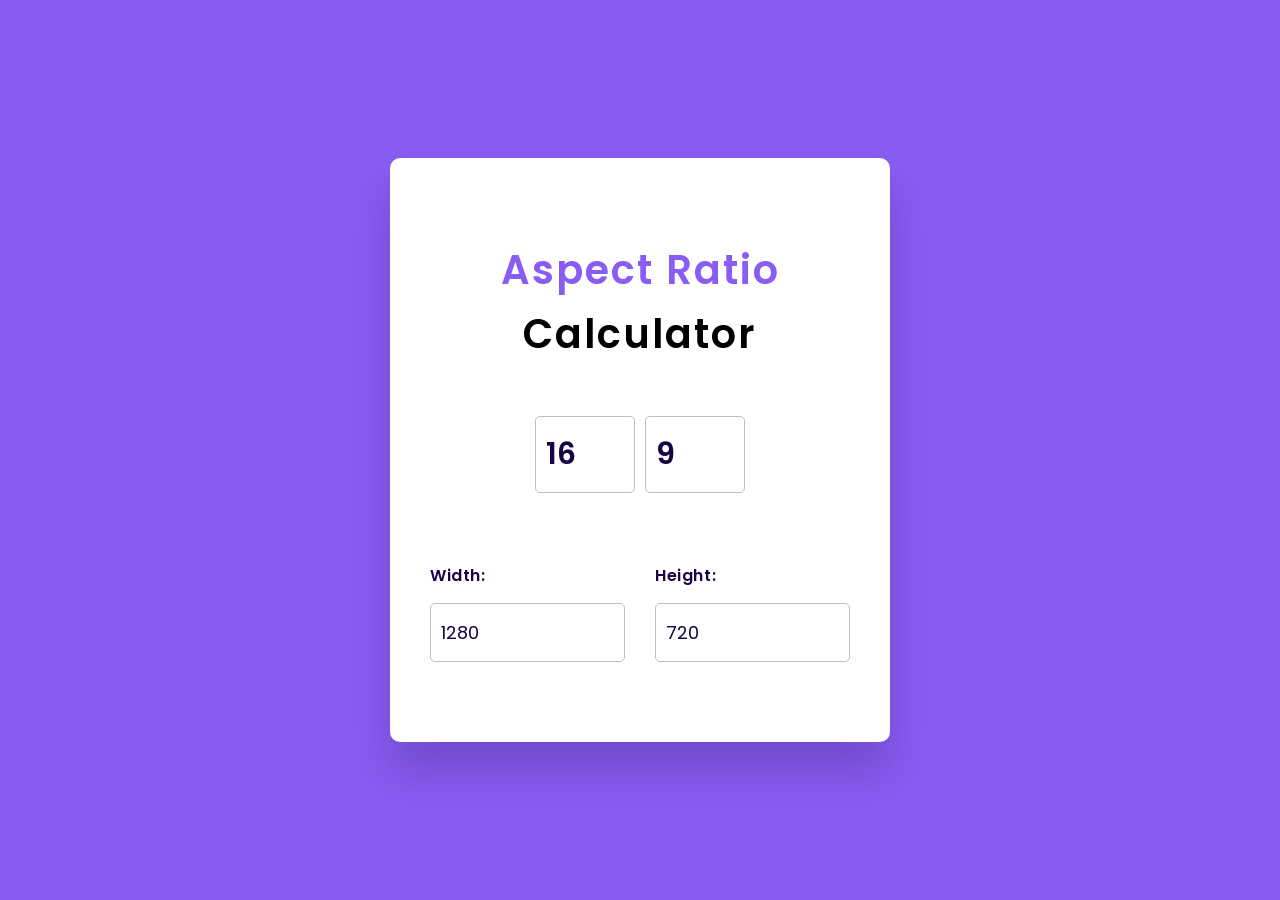
<file: aspect-ratio-calculator-app/index.html>
<!DOCTYPE html>
<html lang="en">
    <head>
        <meta name="viewport" content="width=device-width, initial-scale=1.0" />
        <title>Aspect Ratio Calculator</title>
        <!-- Google Fonts-->
        <link
            href="https://fonts.googleapis.com/css2?family=Poppins:wght@400;600&display=swap"
            rel="stylesheet"
        />
        <!-- Stylesheet -->
        <link rel="stylesheet" href="style.css" />
    </head>
    <body>
        <div class="container">
            <h2>
                <span>Aspect Ratio</span>
                Calculator
            </h2>
            <div class="wrapper-1">
                <input type="number" id="ratio-width" value="16" />
                <input type="number" id="ratio-height" value="9" />
            </div>
            <div class="box">
                <div class="wrapper-2">
                    <label for="width">Width:</label>
                    <input type="number" id="width" value="1280" />
                </div>
                <div class="wrapper-3">
                    <label for="height">Height:</label>
                    <input type="number" id="height" value="720" />
                </div>
            </div>
        </div>
        <!-- Script -->
        <script src="script.js"></script>
    </body>
</html>
</file>
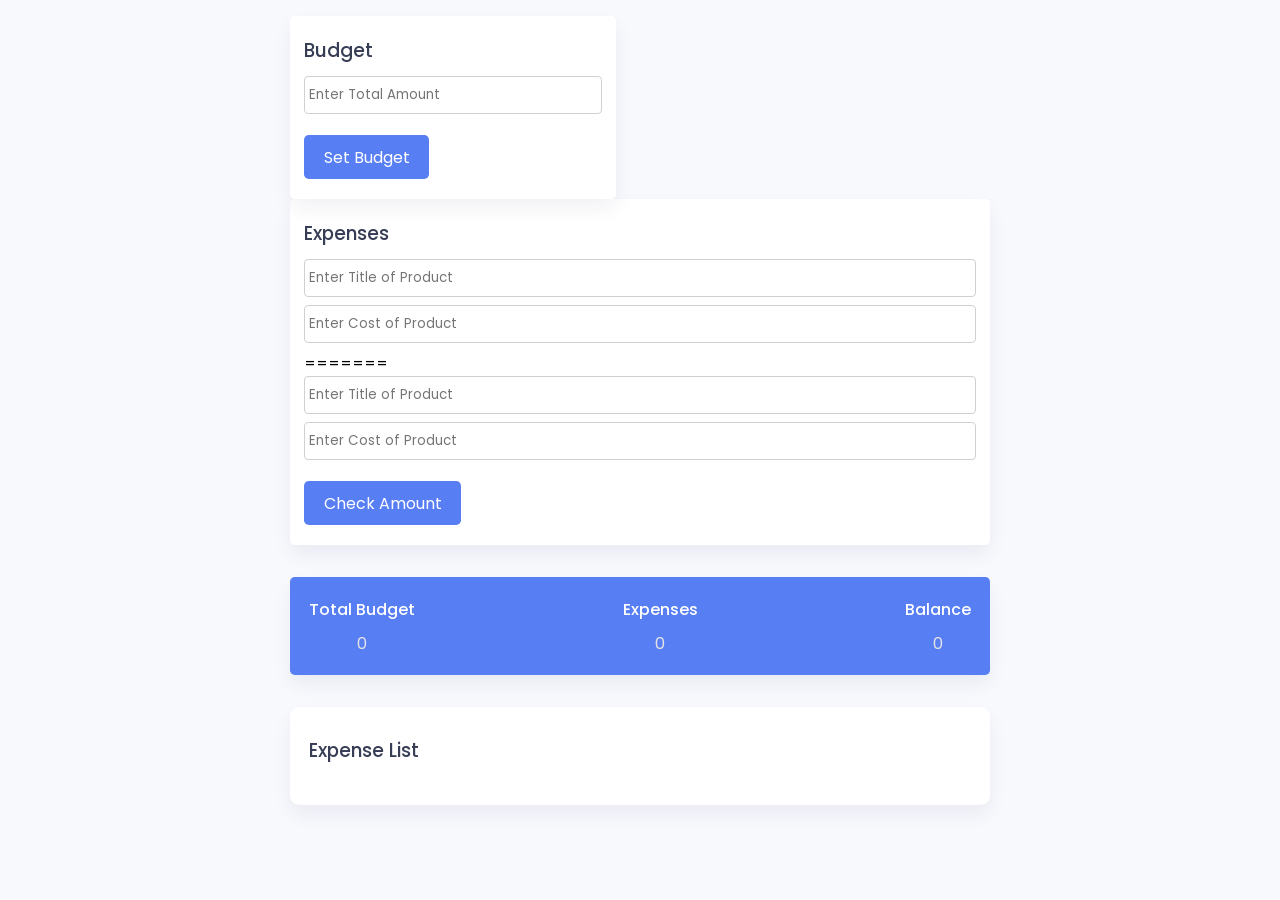
<file: budget-app/index.html>
<!DOCTYPE html>
<html lang="en">

<head>
    <meta name="viewport" content="width=device-width, initial-scale=1.0" />
    <title>Budget App</title>
    <!-- Font Awesome Icons -->
    <link rel="stylesheet" href="https://cdnjs.cloudflare.com/ajax/libs/font-awesome/6.1.1/css/all.min.css" />
    <!-- Google Fonts -->
    <link href="https://fonts.googleapis.com/css2?family=Poppins:wght@400;500&display=swap" rel="stylesheet" />
    <!-- Stylesheet -->
    <link rel="stylesheet" href="style.css" />
</head>

<body>
    <div class="wrapper">
        <div class="container">
            <div class="sub-container">
                <!-- Budget -->
                <div class="total-amount-container">
                    <h3>Budget</h3>
                    <p class="hide error" id="budget-error">
                        Value cannot be empty or negative
                    </p>
                    <input type="number" id="total-amount" placeholder="Enter Total Amount" />
                    <button class="submit" id="total-amount-button">Set Budget</button>
                </div>
            </div>

            <!-- Expenditure -->
            <div class="user-amount-container">
                <h3>Expenses</h3>
                <p class="hide error" id="product-title-error">
                    Values cannot be empty
                </p>
                <input type="text" class="product-title" id="product-title" placeholder="Enter Title of Product" />
                <input type="number" id="user-amount" placeholder="Enter Cost of Product" />
                =======
                <p class="hide error" id="product-title-error">
                    Values cannot be empty
                </p>
                <input type="text" class="product-title" id="product-title" placeholder="Enter Title of Product" />
                <input type="number" id="user-amount" placeholder="Enter Cost of Product" />
                <button class="submit" id="check-amount">Check Amount</button>
            </div>

            <!-- Output -->
            <div class="output-container flex-space">
                <div>
                    <p>Total Budget</p>
                    <span id="amount">0</span>
                </div>
                <div>
                    <p>Expenses</p>
                    <span id="expenditure-value">0</span>
                </div>
                <div>
                    <p>Balance</p>
                    <span id="balance-amount">0</span>
                </div>
            </div>
        </div>
        <!-- List -->
        <div class="list">
            <h3>Expense List</h3>
            <div class="list-container" id="list"></div>
        </div>
    </div>
    <!-- Script -->
    <script src="script.js"></script>
</body>

</html>
</file>
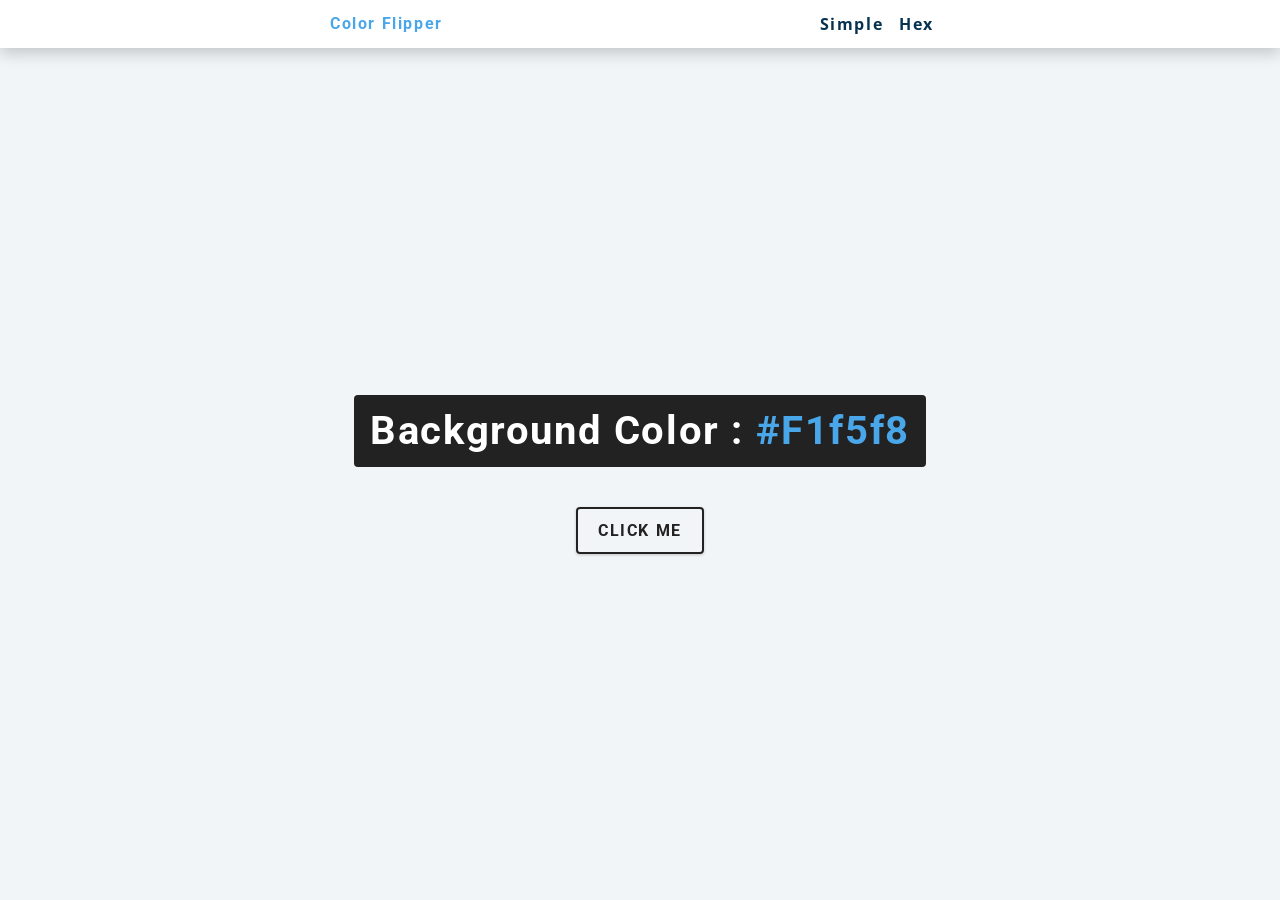
<file: color-flipper-app/index.html>
<!DOCTYPE html>
<html lang="en">
  <head>
    <meta charset="UTF-8" />
    <meta name="viewport" content="width=device-width, initial-scale=1.0" />
    <title>Color Flipper || Simple</title>

    <!-- styles -->
    <link rel="stylesheet" href="styles.css" />
  </head>
  <body>
    <nav>
      <div class="nav-center">
        <h4>color flipper</h4>
        <ul class="nav-links">
          <li><a href="index.html">simple</a></li>
          <li><a href="hex.html">hex</a></li>
        </ul>
      </div>
    </nav>
    <main>
      <div class="container">
        <h2>background color : <span class="color">#f1f5f8</span></h2>
        <button class="btn btn-hero" id="btn">click me</button>
      </div>
    </main>
    <!-- javascript -->
    <script src="app.js"></script>
  </body>
</html>
</file>
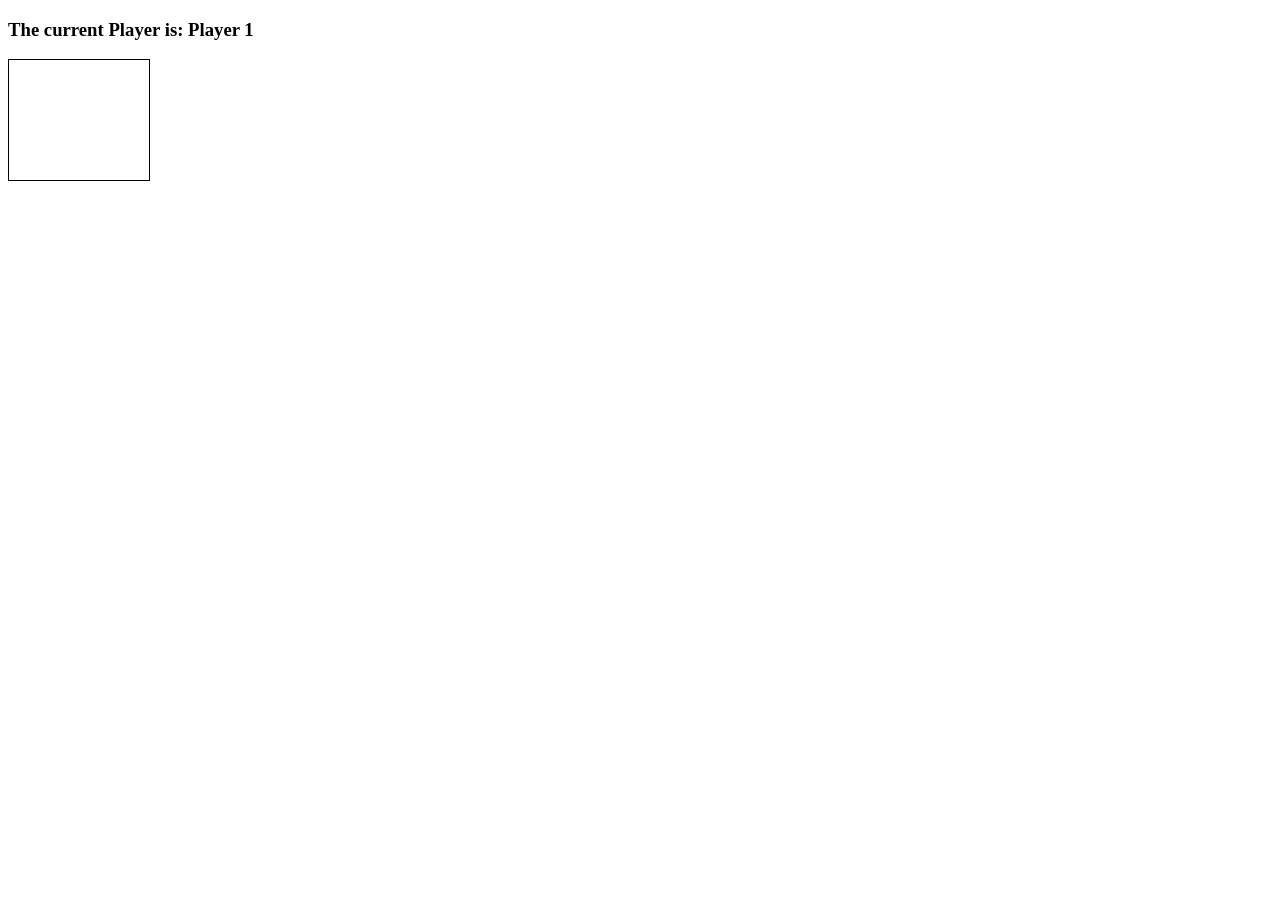
<file: connect-four-game/index.html>
<!doctype html>

<html lang="en">
<head>
  <meta charset="utf-8">
  <title>Connect Four</title>
  <link rel="stylesheet" href="style.css">
  <script src="script.js" charset="utf-8"></script>
</head>
<body>
  <h3>The current Player is: Player <span id="current-player">1</span></h3>
  <h3 id="result"></h3>

  <div class="grid">
    <div></div>
    <div></div>
    <div></div>
    <div></div>
    <div></div>
    <div></div>
    <div></div>
    <div></div>
    <div></div>
    <div></div>
    <div></div>
    <div></div>
    <div></div>
    <div></div>
    <div></div>
    <div></div>
    <div></div>
    <div></div>
    <div></div>
    <div></div>
    <div></div>
    <div></div>
    <div></div>
    <div></div>
    <div></div>
    <div></div>
    <div></div>
    <div></div>
    <div></div>
    <div></div>
    <div></div>
    <div></div>
    <div></div>
    <div></div>
    <div></div>
    <div></div>
    <div></div>
    <div></div>
    <div></div>
    <div></div>
    <div></div>
    <div></div>
    <div class="taken"></div>
    <div class="taken"></div>
    <div class="taken"></div>
    <div class="taken"></div>
    <div class="taken"></div>
    <div class="taken"></div>
    <div class="taken"></div>
  </div>

</body>
</html>
</file>
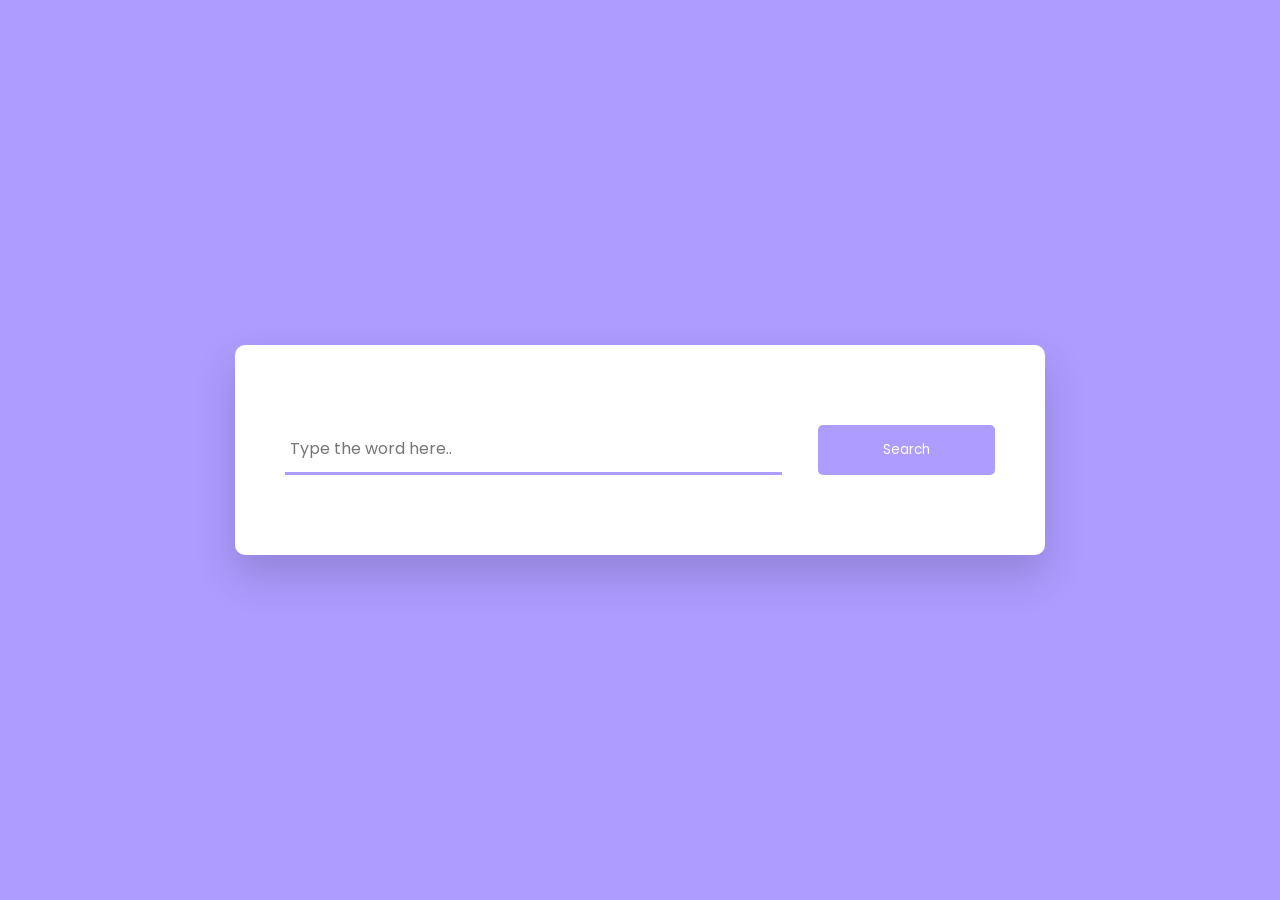
<file: dictionary-app/index.html>
<!DOCTYPE html>
<html lang="en">
    <head>
        <meta name="viewport" content="width=device-width, initial-scale=1.0" />
        <!-- Font Awesome -->
        <link
            rel="stylesheet"
            href="https://cdnjs.cloudflare.com/ajax/libs/font-awesome/5.15.4/css/all.min.css"
        />
        <!-- Google Fonts -->
        <link
            href="https://fonts.googleapis.com/css2?family=Poppins&display=swap"
            rel="stylesheet"
        />
        <!-- Stylesheet -->
        <link rel="stylesheet" href="style.css" />
        <title>Dictionary</title>
    </head>
    <body>
        <audio id="sound"></audio>
        <div class="container">
            <div class="search-box">
                <input
                    type="text"
                    placeholder="Type the word here.."
                    id="inp-word"
                />
                <button id="search-btn">Search</button>
            </div>
            <div class="result" id="result"></div>
        </div>
        <!-- Script -->
        <script src="script.js"></script>
    </body>
</html>
</file>
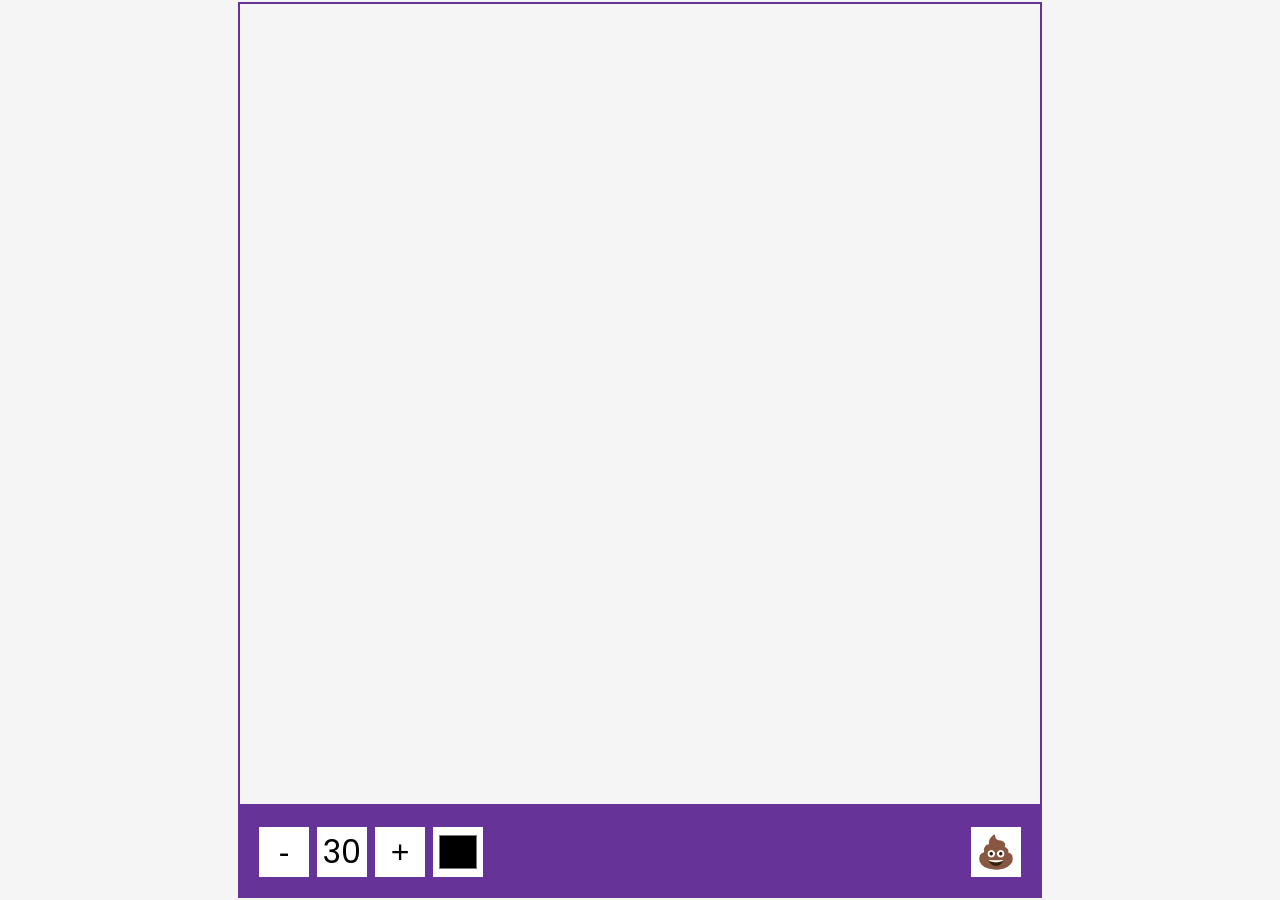
<file: drawing-app/index.html>
<!DOCTYPE html>
<html lang="en">
    <head>
        <meta charset="UTF-8" />
        <meta name="viewport" content="width=device-width, initial-scale=1.0" />
        <title>Drawing App</title>
        <link rel="stylesheet" href="style.css" />
        <script src="script.js" defer></script>
    </head>
    <body>
        <canvas id="canvas" width="800" height="800"></canvas>
        <div class="toolbox">
            <button id="decrease">-</button>
            <span id="size">30</span>
            <button id="increase">+</button>
            <input type="color" id="color" />
            <button id="clear">💩</button>
        </div>
    </body>
</html>
</file>
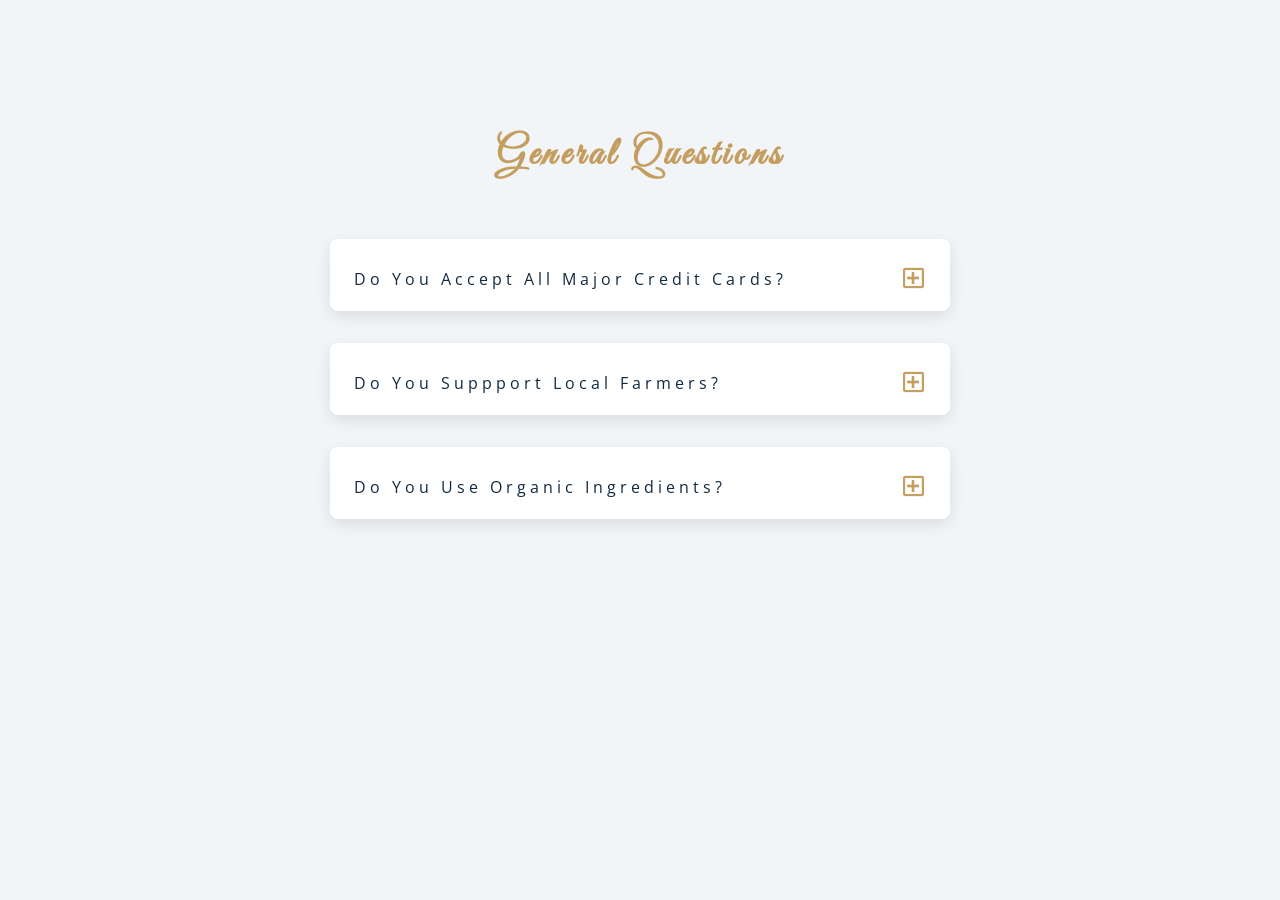
<file: faq-app/index.html>
<!DOCTYPE html>
<html lang="en">
  <head>
    <meta charset="UTF-8" />
    <meta name="viewport" content="width=device-width, initial-scale=1.0" />
    <title>FAQ</title>
    <!-- font-awesome -->
    <link rel="stylesheet" href="https://cdnjs.cloudflare.com/ajax/libs/font-awesome/5.14.0/css/all.min.css" />
    <!-- extra fonts -->
    <link
      href="https://fonts.googleapis.com/css?family=Great+Vibes&display=swap"
      rel="stylesheet"
    />
    <!-- styles -->
    <link rel="stylesheet" href="styles.css" />
  </head>
  <body>
      <section class="questions">
        <!-- title -->
        <div class="title">
          <h2>general questions</h2>
        </div>
        <!-- questions -->
        <div class="section-center">
          <!-- single question -->
          <article class="question">
            <!-- question title -->
            <div class="question-title">
              <p>do you accept all major credit cards?</p>
              <button type="button" class="question-btn">
                <span class="plus-icon">
                  <i class="far fa-plus-square"></i>
                </span>
                <span class="minus-icon">
                  <i class="far fa-minus-square"></i>
                </span>
              </button>
            </div>
            <!-- question text -->
            <div class="question-text">
              <p>
                Lorem ipsum dolor sit amet, consectetur adipisicing elit. Est
                dolore illo dolores quia nemo doloribus quaerat, magni numquam
                repellat reprehenderit.
              </p>
            </div>
          </article>
          <!-- end of single question -->
          <!-- single question -->
          <article class="question">
            <!-- question title -->
            <div class="question-title">
              <p>do you suppport local farmers?</p>
              <button type="button" class="question-btn">
                <span class="plus-icon">
                  <i class="far fa-plus-square"></i>
                </span>
                <span class="minus-icon">
                  <i class="far fa-minus-square"></i>
                </span>
              </button>
            </div>
            <!-- question text -->
            <div class="question-text">
              <p>
                Lorem ipsum dolor sit amet, consectetur adipisicing elit. Est
                dolore illo dolores quia nemo doloribus quaerat, magni numquam
                repellat reprehenderit.
              </p>
            </div>
          </article>
          <!-- end of single question -->
          <!-- single question -->
          <article class="question">
            <!-- question title -->
            <div class="question-title">
              <p>do you use organic ingredients?</p>
              <!-- button -->
              <button type="button" class="question-btn">
                <span class="plus-icon">
                  <i class="far fa-plus-square"></i>
                </span>
                <span class="minus-icon">
                  <i class="far fa-minus-square"></i>
                </span>
              </button>
            </div>
            <!-- question text -->
            <div class="question-text">
              <p>
                Lorem ipsum dolor sit amet, consectetur adipisicing elit. Est
                dolore illo dolores quia nemo doloribus quaerat, magni numquam
                repellat reprehenderit.
              </p>
            </div>
          </article>
          <!-- end of single question -->
      </section>
    </main>
    <!-- javascript -->
    <script src="script.js"></script>
  </body>
</html>
</file>
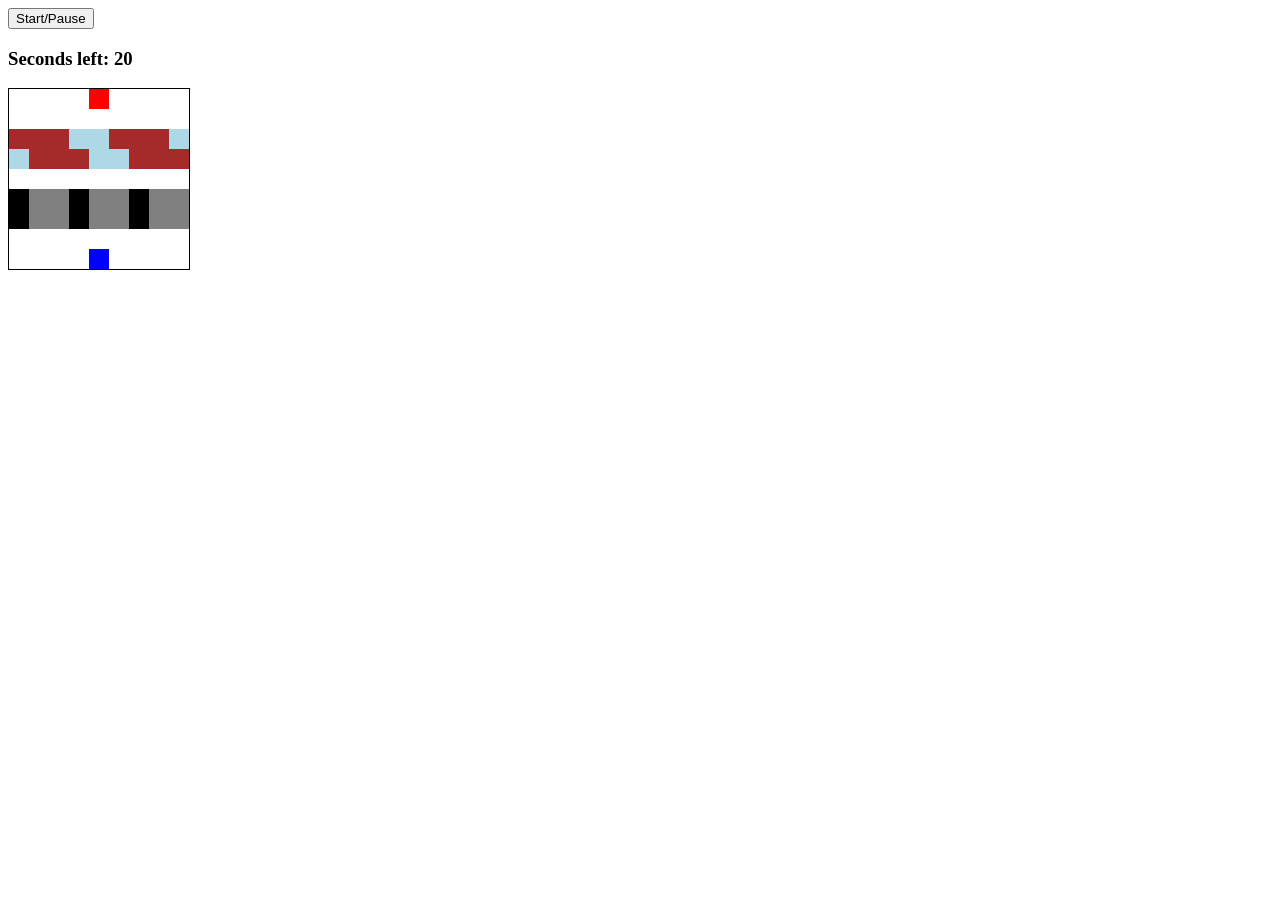
<file: frogger-game/index.html>
<!DOCTYPE html>
<html lang="en" dir="ltr">
  <head>
    <meta charset="utf-8">
    <title>Frogger</title>
    <link rel="stylesheet" href="style.css">
    <script src="script.js" charset="utf-8"></script>
  </head>
  <body>

    <button id="button">Start/Pause</button>

    <h3> Seconds left: <span id="time-left">20</span></h3>
    <h3 id="result"></h3>

    <div class="game">
      <div class="grid">
       <div></div>
       <div></div>
       <div></div>
       <div></div>
       <div class="ending-block"></div>
       <div></div>
       <div></div>
       <div></div>
       <div></div>
       <div></div>
       <div></div>
       <div></div>
       <div></div>
       <div></div>
       <div></div>
       <div></div>
       <div></div>
       <div></div>
       <div class="log-left l1"></div>
       <div class="log-left l2"></div>
       <div class="log-left l3"></div>
       <div class="log-left l4"></div>
       <div class="log-left l5"></div>
       <div class="log-left l1"></div>
       <div class="log-left l2"></div>
       <div class="log-left l3"></div>
       <div class="log-left l4"></div>
       <div class="log-right l5"></div>
       <div class="log-right l1"></div>
       <div class="log-right l2"></div>
       <div class="log-right l3"></div>
       <div class="log-right l4"></div>
       <div class="log-right l5"></div>
       <div class="log-right l1"></div>
       <div class="log-right l2"></div>
       <div class="log-right l3"></div>
       <div></div>
       <div></div>
       <div></div>
       <div></div>
       <div></div>
       <div></div>
       <div></div>
       <div></div>
       <div></div>
       <div class="car-right c1"></div>
       <div class="car-right c2"></div>
       <div class="car-right c3"></div>
       <div class="car-right c1"></div>
       <div class="car-right c2"></div>
       <div class="car-right c3"></div>
       <div class="car-right c1"></div>
       <div class="car-right c2"></div>
       <div class="car-right c3"></div>
       <div class="car-left c1"></div>
       <div class="car-left c2"></div>
       <div class="car-left c3"></div>
       <div class="car-left c1"></div>
       <div class="car-left c2"></div>
       <div class="car-left c3"></div>
       <div class="car-left c1"></div>
       <div class="car-left c2"></div>
       <div class="car-left c3"></div>
       <div></div>
       <div></div>
       <div></div>
       <div></div>
       <div></div>
       <div></div>
       <div></div>
       <div></div>
       <div></div>
       <div></div>
       <div></div>
       <div></div>
       <div></div>
       <div class="starting-block"></div>
       <div></div>
       <div></div>
       <div></div>
       <div></div>
      </div>
    </div>
    
  </body>
</html>
</file>
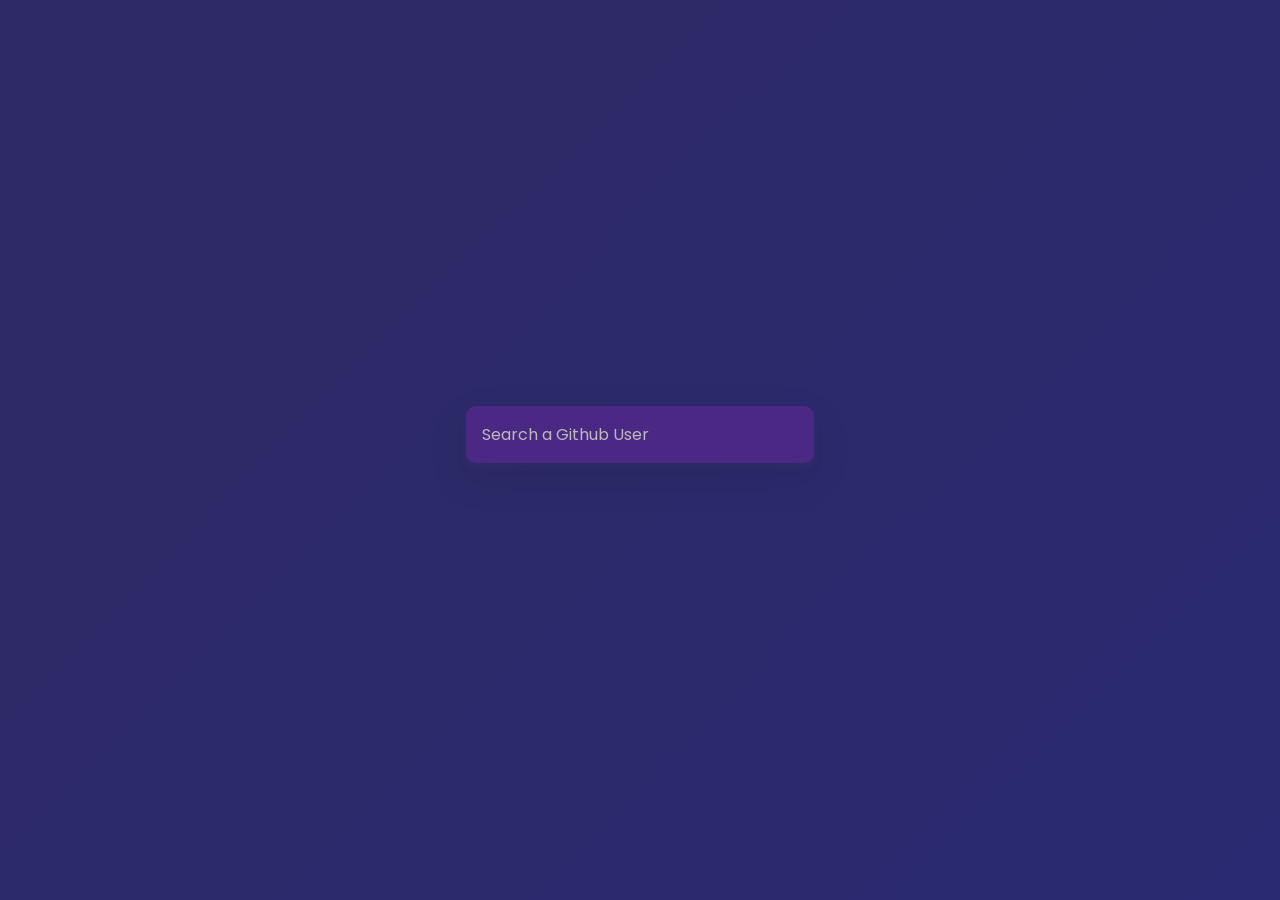
<file: github-profiles/index.html>
<!DOCTYPE html>
<html lang="en">
    <head>
        <meta charset="UTF-8" />
        <meta name="viewport" content="width=device-width, initial-scale=1.0" />
        <title>Github Profiles</title>
        <link rel="stylesheet" href="style.css" />
        <script src="script.js" defer></script>
    </head>
    <body>
        <form id="form">
            <input type="text" id="search" placeholder="Search a Github User" />
        </form>
        <main id="main"></main>
    </body>
</html>
</file>
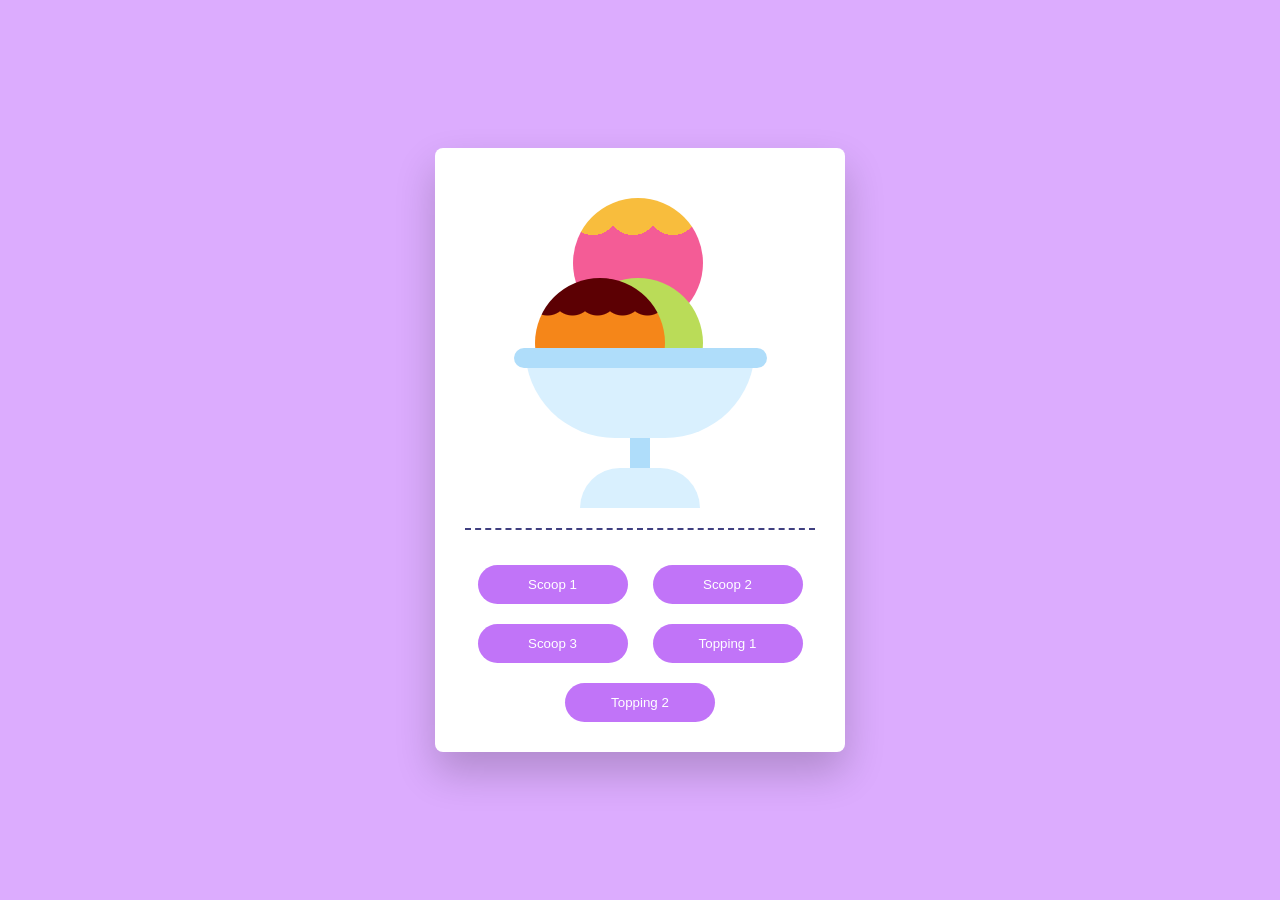
<file: icecream-maker/index.html>
<!DOCTYPE html>
<html lang="en">

<head>
    <meta name="viewport" content="width=device-width, initial-scale=1.0" />
    <title>Customize Your Icecream!</title>
    <!-- Google Fonts -->
    <link href="https://fonts.googleapis.com/css2?family=Poppins:wght@500&display=swap" rel="stylesheet" />
    <!-- Stylesheet -->
    <link rel="stylesheet" href="style.css" />
</head>

<body>
    <div class="wrapper">
        <div class="container">
            <div class="scoop1"></div>
            <div class="scoop2"></div>
            <div class="scoop3"></div>
            <div class="bowl">
                <div class="base"></div>
            </div>
        </div>
        <div class="btns">
            <button id="btn-scoop1">Scoop 1</button>
            <button id="btn-scoop2">Scoop 2</button>
            <button id="btn-scoop3">Scoop 3</button>
            <button id="btn-topping1">Topping 1</button>
            <button id="btn-topping2">Topping 2</button>
        </div>
    </div>
    <!-- Script -->
    <script src="script.js"></script>
</body>

</html>
</file>
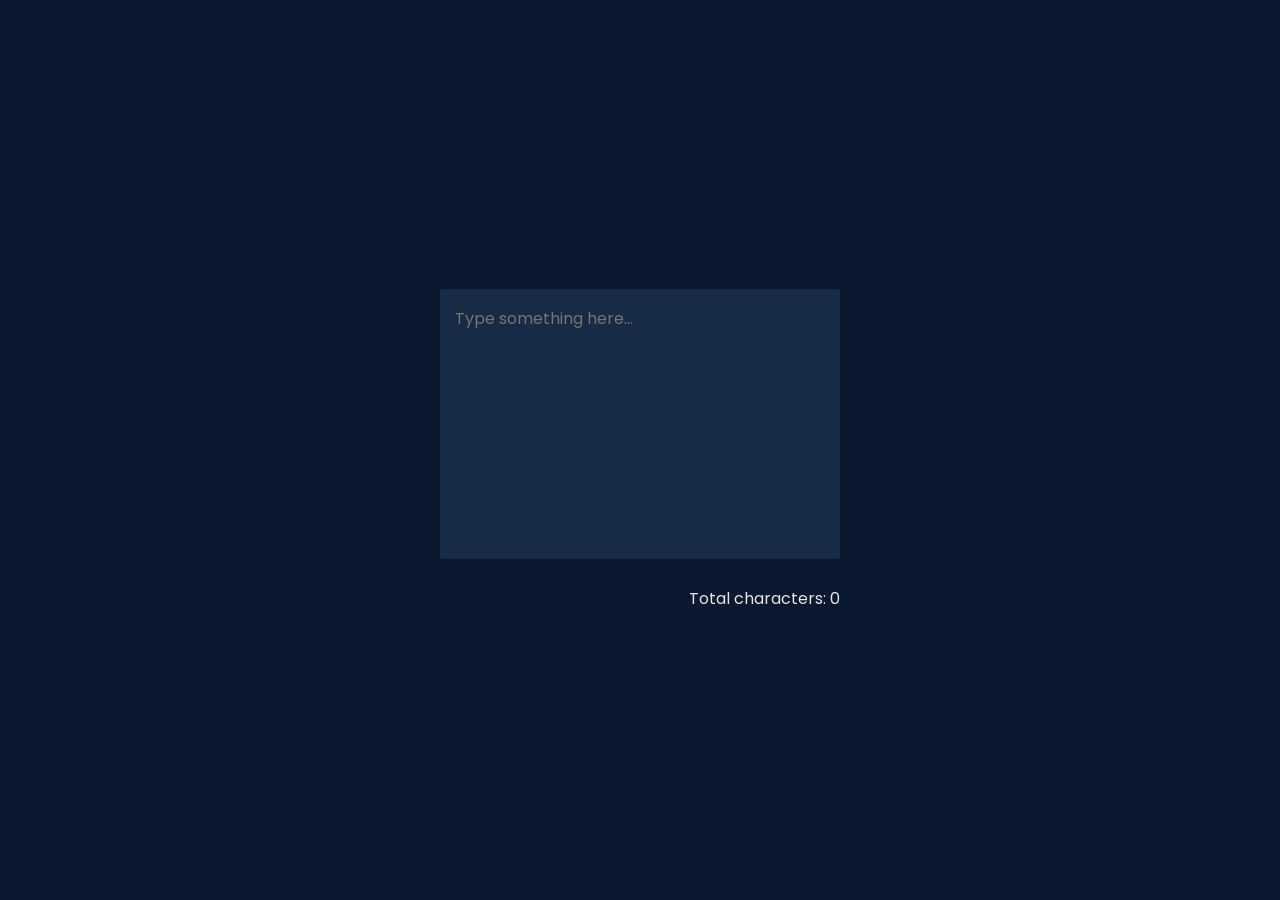
<file: live-character-count-app/index.html>
<!DOCTYPE html>
<html lang="en">

<head>
    <meta name="viewport" content="width=device-width, initial-scale=1.0">
    <title>Live Character Count</title>
    <!-- Google Fonts -->
    <link href="https://fonts.googleapis.com/css2?family=Poppins:wght@500&display=swap" rel="stylesheet">
    <!-- Stylesheet -->
    <link rel="stylesheet" href="style.css">
</head>

<body>
    <div class="container">
        <textarea id="my-text" rows="8" placeholder="Type something here..."></textarea>
        <p id="count-result">Total characters: 0</p>
    </div>
    <!--Script-->
    <script src="script.js"></script>
</body>

</html>
</file>
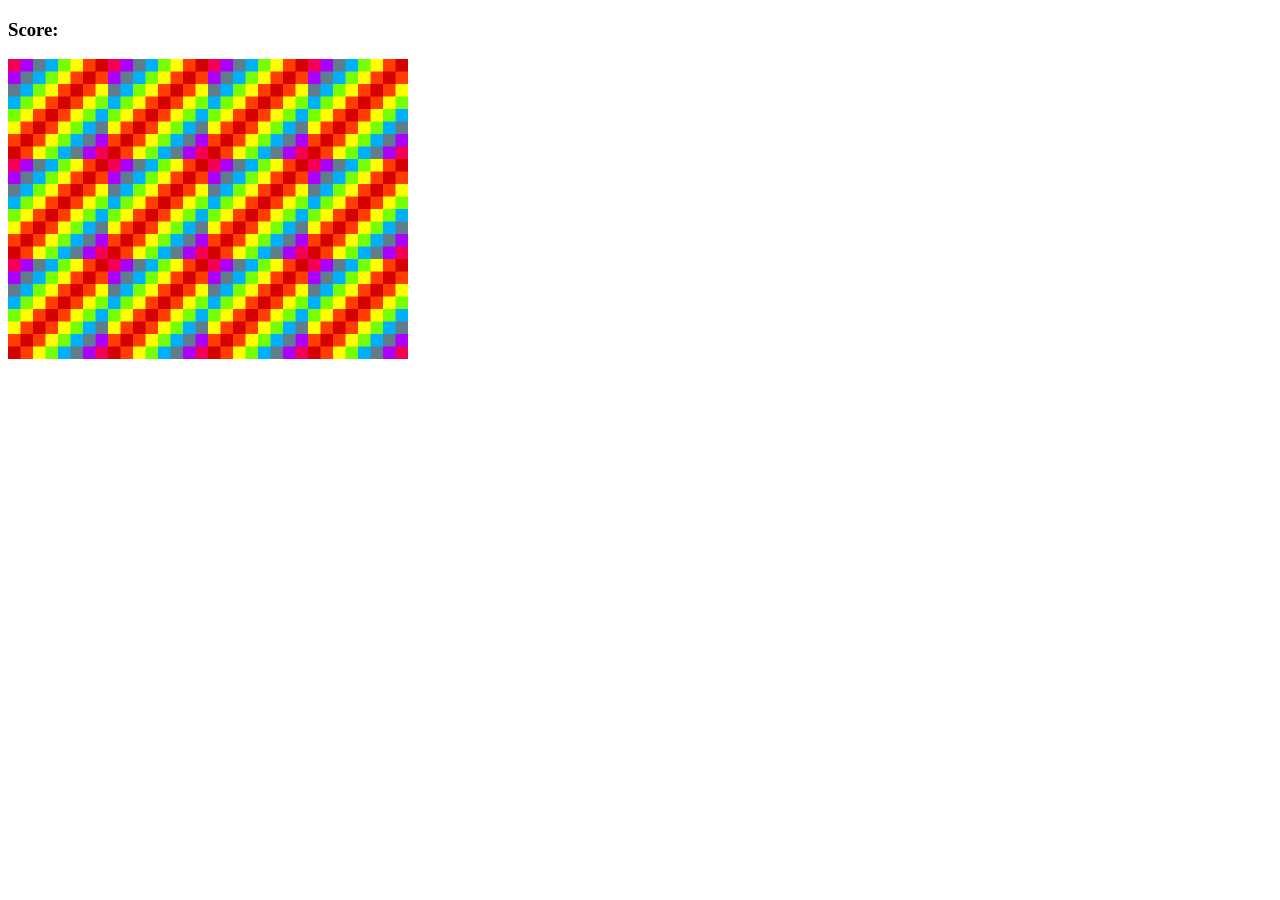
<file: memory-game/index.html>
<!DOCTYPE html>
<html lang="en" dir="ltr">
<head>
  <meta charset="UTF-8">
  <title>Memory Game</title>
  <link rel="stylesheet" href="style.css"></link>
  <script src="script.js" charset="utf-8"></script>
</head>
<body>

  <h3>Score:<span id="result"></span></h3>

  <div class="grid">
  </div>

</body>
</html>
</file>
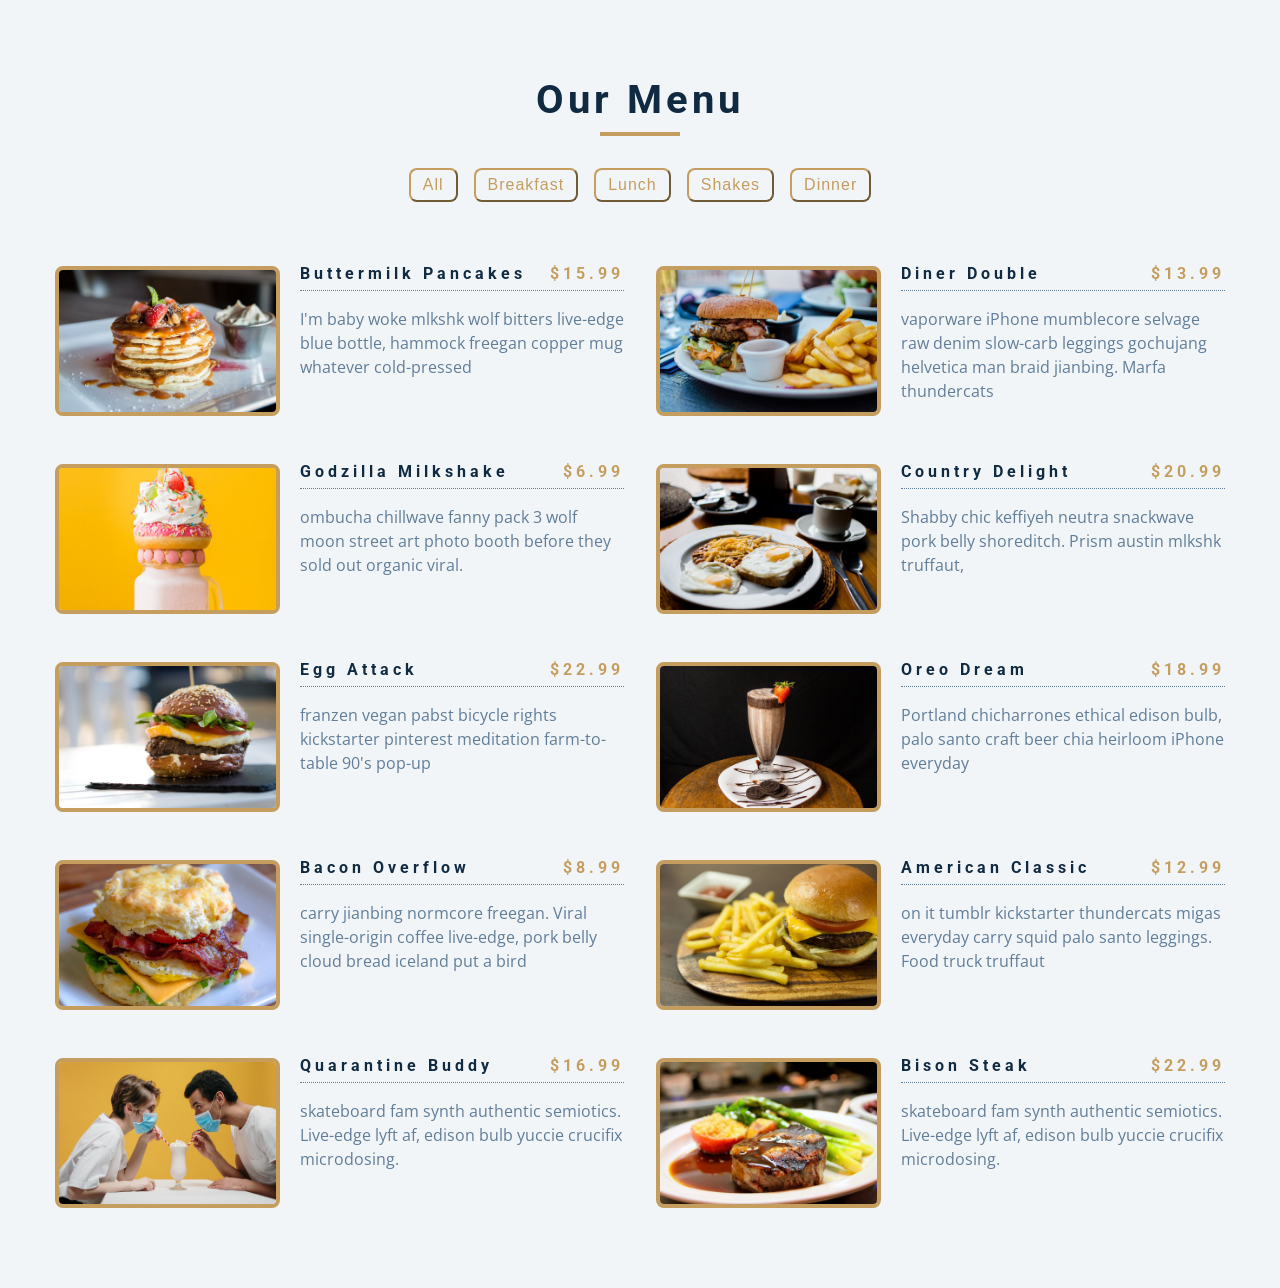
<file: menu-app/index.html>
<!DOCTYPE html>
<html lang="en">
  <head>
    <meta charset="UTF-8" />
    <meta name="viewport" content="width=device-width, initial-scale=1.0" />
    <title>Menu</title>
    <!-- font-awesome -->
    <link
      rel="stylesheet"
      href="https://cdnjs.cloudflare.com/ajax/libs/font-awesome/5.14.0/css/all.min.css"
    />
    <!-- styles -->
    <link rel="stylesheet" href="styles.css" />
  </head>
  <body>
    <section class="menu">
      <!-- title -->
      <div class="title">
        <h2>our menu</h2>
        <div class="underline"></div>
      </div>
      <!-- filter buttons -->
      <div class="btn-container">
        <!-- <button type="button" class="filter-btn" data-id="all">all</button>
        <button type="button" class="filter-btn" data-id="breakfast">
          breakfast
        </button>
        <button type="button" class="filter-btn" data-id="lunch">lunch</button>
        <button type="button" class="filter-btn" data-id="shakes">
          shakes
        </button> -->
      </div>
      <!-- menu items -->
      <div class="section-center">
        <!-- single item -->
        <article class="menu-item">
          <img src="./menu-item.jpeg" alt="menu item" class="photo" />
          <div class="item-info">
            <header>
              <h4>buttermilk pancakes</h4>
              <h4 class="price">$15</h4>
            </header>
            <p class="item-text">
              Lorem ipsum dolor sit amet consectetur adipisicing elit.
              Repudiandae, sint quam. Et reprehenderit fugiat nesciunt inventore
              laboriosam excepturi! Quo, officia.
            </p>
          </div>
        </article>
        <!-- end of single item -->
        <!-- single item -->
        <article class="menu-item">
          <img src="./menu-item.jpeg" alt="menu item" class="photo" />
          <div class="item-info">
            <header>
              <h4>buttermilk pancakes</h4>
              <h4 class="price">$15</h4>
            </header>
            <p class="item-text">
              Lorem ipsum dolor sit amet consectetur adipisicing elit.
              Repudiandae, sint quam. Et reprehenderit fugiat nesciunt inventore
              laboriosam excepturi! Quo, officia.
            </p>
          </div>
        </article>
        <!-- end of single item -->
        <!-- single item -->
        <article class="menu-item">
          <img src="./menu-item.jpeg" alt="menu item" class="photo" />
          <div class="item-info">
            <header>
              <h4>buttermilk pancakes</h4>
              <h4 class="price">$15</h4>
            </header>
            <p class="item-text">
              Lorem ipsum dolor sit amet consectetur adipisicing elit.
              Repudiandae, sint quam. Et reprehenderit fugiat nesciunt inventore
              laboriosam excepturi! Quo, officia.
            </p>
          </div>
        </article>
        <!-- end of single item -->
      </div>
    </section>
    <!-- javascript -->
    <script src="script.js"></script>
  </body>
</html>
</file>
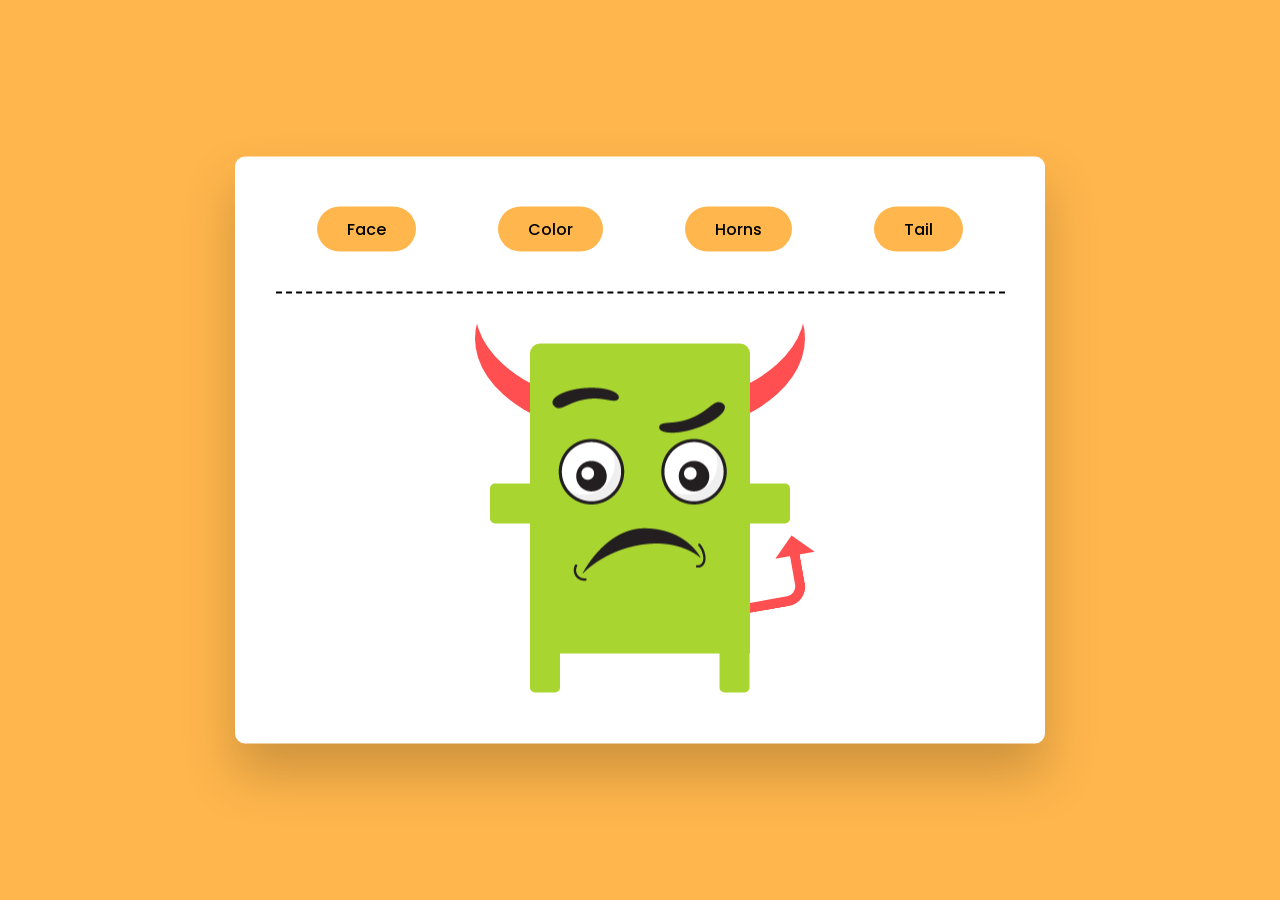
<file: monster-maker-game/index.html>
<!DOCTYPE html>
<html lang="en">
  <head>
    <meta name="viewport" content="width=device-width, initial-scale=1.0" />
    <title>Monster Maker</title>
    <!-- Google Font -->
    <link
      href="https://fonts.googleapis.com/css2?family=Poppins:wght@500&display=swap"
      rel="stylesheet"
    />
    <!-- Stylesheet -->
    <link rel="stylesheet" href="style.css" />
  </head>
  <body>
    <div class="wrapper">
      <div class="buttons">
        <button id="face-btn">Face</button>
        <button id="color-btn">Color</button>
        <button id="horns-btn">Horns</button>
        <button id="tail-btn">Tail</button>
      </div>
      <div class="container">
        <div class="monster">
          <div class="monster-horns"></div>
          <div class="monster-tail"></div>
          <div class="monster-body">
            <img src="face-0.png" id="face" />
          </div>
        </div>
      </div>
    </div>
    <!-- Script -->
    <script src="script.js"></script>
  </body>
</html>
</file>
<file: aspect-ratio-calculator-app/style.css>
* {
    padding: 0;
    margin: 0;
    box-sizing: border-box;
    font-family: "Poppins", sans-serif;
}
body {
    background-color: #895cf3;
}
.container {
    width: 500px;
    background-color: #ffffff;
    padding: 80px 40px;
    position: absolute;
    transform: translate(-50%, -50%);
    top: 50%;
    left: 50%;
    border-radius: 10px;
    box-shadow: 0 30px 45px rgba(18, 8, 39, 0.2);
}
h2 {
    text-align: center;
    font-size: 40px;
    line-height: 1.6;
    font-weight: 600;
    letter-spacing: 2px;
}
h2 span {
    color: #895cf3;
}
.wrapper-1 {
    display: flex;
    justify-content: center;
    align-items: center;
    margin: 50px 0 70px 0;
    gap: 10px;
}
.wrapper-1 input {
    width: 100px;
    font-size: 30px;
    font-weight: 600;
}
input {
    padding: 15px 10px;
    border: 1px solid #bbc0c5;
    border-radius: 5px;
    color: #170444;
    outline: none;
}
input:focus {
    border: 2px solid #895cf3;
}
label {
    color: #170444;
    font-weight: 600;
    letter-spacing: 0.6px;
}
.box {
    display: flex;
    justify-content: space-between;
    gap: 30px;
}
.wrapper-2,
.wrapper-3 {
    display: flex;
    flex-direction: column;
    gap: 15px;
}
.wrapper-2 input,
.wrapper-3 input {
    width: 100%;
    font-size: 18px;
}
</file>
<file: budget-app/style.css>
* {
  padding: 0;
  margin: 0;
  box-sizing: border-box;
  font-family: "Poppins", sans-serif;
}
body {
  background-color: #f7f9fd;
}
.wrapper {
  width: 90%;
  font-size: 16px;
  max-width: 43.75em;
  margin: 1em auto;
}
.container {
  width: 100%;
}
.sub-container {
  width: 100%;
  display: grid;
  grid-template-columns: 1fr 1fr;
  gap: 3em;
}
.flex {
  display: flex;
  align-items: center;
}
.flex-space {
  display: flex;
  justify-content: space-between;
  align-items: center;
}
.wrapper h3 {
  color: #363d55;
  font-weight: 500;
  margin-bottom: 0.6em;
}
.container input {
  display: block;
  width: 100%;
  padding: 0.6em 0.3em;
  border: 1px solid #d0d0d0;
  border-radius: 0.3em;
  color: #414a67;
  outline: none;
  font-weight: 400;
  margin-bottom: 0.6em;
}
.container input:focus {
  border-color: #587ef4;
}
.total-amount-container,
.user-amount-container {
  background-color: #ffffff;
  padding: 1.25em 0.9em;
  border-radius: 0.3em;
  box-shadow: 0 0.6em 1.2em rgba(28, 0, 80, 0.06);
}
.output-container {
  background-color: #587ef4;
  color: #ffffff;
  border-radius: 0.3em;
  box-shadow: 0 0.6em 1.2em rgba(28, 0, 80, 0.06);
  margin: 2em 0;
  padding: 1.2em;
}
.output-container p {
  font-weight: 500;
  margin-bottom: 0.6em;
}
.output-container span {
  display: block;
  text-align: center;
  font-weight: 400;
  color: #e5e5e5;
}
.submit {
  font-size: 1em;
  margin-top: 0.8em;
  background-color: #587ef4;
  border: none;
  outline: none;
  color: #ffffff;
  padding: 0.6em 1.2em;
  border-radius: 0.3em;
  cursor: pointer;
}
.list {
  background-color: #ffffff;
  padding: 1.8em 1.2em;
  box-shadow: 0 0.6em 1.2em rgba(28, 0, 80, 0.06);
  border-radius: 0.6em;
}
.sublist-content {
  width: 100%;
  border-left: 0.3em solid #587ef4;
  margin-bottom: 0.6em;
  padding: 0.5em 1em;
  display: grid;
  grid-template-columns: 3fr 2fr 1fr 1fr;
}
.product {
  font-weight: 500;
  color: #363d55;
}
.amount {
  color: #414a67;
  margin-left: 20%;
}
.icons-container {
  width: 5em;
  margin: 1.2em;
  align-items: center;
}
.product-title {
  margin-bottom: 1em;
}
.hide {
  display: none;
}
.error {
  color: #ff465a;
}
.edit {
  margin-left: auto;
}
.edit,
.delete {
  background: transparent;
  cursor: pointer;
  margin-right: 1.5em;
  border: none;
  color: #587ef4;
}
@media screen and (max-width: 600px) {
  .wrapper {
    font-size: 14px;
  }
  .sub-container {
    grid-template-columns: 1fr;
    gap: 1em;
  }
}
</file>
<file: color-flipper-app/styles.css>
/*
=============== 
Fonts
===============
*/
@import url("https://fonts.googleapis.com/css?family=Open+Sans|Roboto:400,700&display=swap");

/*
=============== 
Variables
===============
*/

:root {
  /* dark shades of primary color*/
  --clr-primary-1: hsl(205, 86%, 17%);
  --clr-primary-2: hsl(205, 77%, 27%);
  --clr-primary-3: hsl(205, 72%, 37%);
  --clr-primary-4: hsl(205, 63%, 48%);
  /* primary/main color */
  --clr-primary-5: hsl(205, 78%, 60%);
  /* lighter shades of primary color */
  --clr-primary-6: hsl(205, 89%, 70%);
  --clr-primary-7: hsl(205, 90%, 76%);
  --clr-primary-8: hsl(205, 86%, 81%);
  --clr-primary-9: hsl(205, 90%, 88%);
  --clr-primary-10: hsl(205, 100%, 96%);
  /* darkest grey - used for headings */
  --clr-grey-1: hsl(209, 61%, 16%);
  --clr-grey-2: hsl(211, 39%, 23%);
  --clr-grey-3: hsl(209, 34%, 30%);
  --clr-grey-4: hsl(209, 28%, 39%);
  /* grey used for paragraphs */
  --clr-grey-5: hsl(210, 22%, 49%);
  --clr-grey-6: hsl(209, 23%, 60%);
  --clr-grey-7: hsl(211, 27%, 70%);
  --clr-grey-8: hsl(210, 31%, 80%);
  --clr-grey-9: hsl(212, 33%, 89%);
  --clr-grey-10: hsl(210, 36%, 96%);
  --clr-white: #fff;
  --clr-red-dark: hsl(360, 67%, 44%);
  --clr-red-light: hsl(360, 71%, 66%);
  --clr-green-dark: hsl(125, 67%, 44%);
  --clr-green-light: hsl(125, 71%, 66%);
  --clr-black: #222;
  --ff-primary: "Roboto", sans-serif;
  --ff-secondary: "Open Sans", sans-serif;
  --transition: all 0.3s linear;
  --spacing: 0.1rem;
  --radius: 0.25rem;
  --light-shadow: 0 5px 15px rgba(0, 0, 0, 0.1);
  --dark-shadow: 0 5px 15px rgba(0, 0, 0, 0.2);
  --max-width: 1170px;
  --fixed-width: 620px;
}
/*
=============== 
Global Styles
===============
*/

*,
::after,
::before {
  margin: 0;
  padding: 0;
  box-sizing: border-box;
}
body {
  font-family: var(--ff-secondary);
  background: var(--clr-grey-10);
  color: var(--clr-grey-1);
  line-height: 1.5;
  font-size: 0.875rem;
}
ul {
  list-style-type: none;
}
a {
  text-decoration: none;
}
h1,
h2,
h3,
h4 {
  letter-spacing: var(--spacing);
  text-transform: capitalize;
  line-height: 1.25;
  margin-bottom: 0.75rem;
  font-family: var(--ff-primary);
}
h1 {
  font-size: 3rem;
}
h2 {
  font-size: 2rem;
}
h3 {
  font-size: 1.25rem;
}
h4 {
  font-size: 0.875rem;
}
p {
  margin-bottom: 1.25rem;
  color: var(--clr-grey-5);
}
@media screen and (min-width: 800px) {
  h1 {
    font-size: 4rem;
  }
  h2 {
    font-size: 2.5rem;
  }
  h3 {
    font-size: 1.75rem;
  }
  h4 {
    font-size: 1rem;
  }
  body {
    font-size: 1rem;
  }
  h1,
  h2,
  h3,
  h4 {
    line-height: 1;
  }
}
/*  global classes */

/* section */
.section {
  padding: 5rem 0;
}

.section-center {
  width: 90vw;
  margin: 0 auto;
  max-width: 1170px;
}
@media screen and (min-width: 992px) {
  .section-center {
    width: 95vw;
  }
}
main {
  min-height: 100vh;
  display: grid;
  place-items: center;
}

/*
=============== 
Nav
===============
*/
nav {
  background: var(--clr-white);
  height: 3rem;
  display: grid;
  align-items: center;
  box-shadow: var(--dark-shadow);
}
.nav-center {
  width: 90vw;
  max-width: var(--fixed-width);
  margin: 0 auto;
  display: flex;
  align-items: center;
  justify-content: space-between;
}
.nav-center h4 {
  margin-bottom: 0;
  color: var(--clr-primary-5);
}
.nav-links {
  display: flex;
}
nav a {
  text-transform: capitalize;
  font-weight: 700;
  font-size: 1rem;
  color: var(--clr-primary-1);
  letter-spacing: var(--spacing);
  margin-right: 1rem;
}
nav a:hover {
  color: var(--clr-primary-5);
}
/*
=============== 
Container
===============
*/
main {
  min-height: calc(100vh - 3rem);
  display: grid;
  place-items: center;
}
.container {
  text-align: center;
}
.container h2 {
  background: var(--clr-black);
  color: var(--clr-white);
  padding: 1rem;
  border-radius: var(--radius);
  margin-bottom: 2.5rem;
}
.color {
  color: var(--clr-primary-5);
}
.btn-hero {
  font-family: var(--ff-primary);
  text-transform: uppercase;
  background: transparent;
  color: var(--clr-black);
  letter-spacing: var(--spacing);
  display: inline-block;
  font-weight: 700;
  transition: var(--transition);
  border: 2px solid var(--clr-black);
  cursor: pointer;
  box-shadow: 0 1px 3px rgba(0, 0, 0, 0.2);
  border-radius: var(--radius);
  font-size: 1rem;
  padding: 0.75rem 1.25rem;
}
.btn-hero:hover {
  color: var(--clr-white);
  background: var(--clr-black);
}
</file>
<file: connect-four-game/style.css>
.grid {
  border: 1px solid;
  height: 120px;
  width: 140px;
  display: flex;
  flex-wrap: wrap;
}

.grid div {
  height: 20px;
  width: 20px;
}

.player-one {
  background-color: red;
  border-radius: 10px;
}

.player-two {
  background-color: blue;
  border-radius: 10px;
}
</file>
<file: dictionary-app/style.css>
* {
    padding: 0;
    margin: 0;
    box-sizing: border-box;
}
*:not(i) {
    font-family: "Poppins", sans-serif;
}
body {
    background-color: #ae9cff;
}
.container {
    background-color: #ffffff;
    width: 90vmin;
    position: absolute;
    transform: translate(-50%, -50%);
    top: 50%;
    left: 50%;
    padding: 80px 50px;
    border-radius: 10px;
    box-shadow: 0 20px 40px rgba(38, 33, 61, 0.2);
}
.search-box {
    width: 100%;
    display: flex;
    justify-content: space-between;
}
.search-box input {
    padding: 5px;
    width: 70%;
    border: none;
    outline: none;
    border-bottom: 3px solid #ae9cff;
    font-size: 16px;
}
.search-box button {
    padding: 15px 0;
    width: 25%;
    background-color: #ae9cff;
    border: none;
    outline: none;
    color: #ffffff;
    border-radius: 5px;
}
.result {
    position: relative;
}
.result h3 {
    font-size: 30px;
    color: #1f194c;
}
.result .word {
    display: flex;
    justify-content: space-between;
    margin-top: 80px;
}
.result button {
    background-color: transparent;
    color: #ae9cff;
    border: none;
    outline: none;
    font-size: 18px;
}
.result .details {
    display: flex;
    gap: 10px;
    color: #b3b6d4;
    margin: 5px 0 20px 0;
    font-size: 14px;
}
.word-meaning {
    color: #575a7b;
}
.word-example {
    color: #575a7b;
    font-style: italic;
    border-left: 5px solid #ae9cff;
    padding-left: 20px;
    margin-top: 30px;
}
.error {
    margin-top: 80px;
    text-align: center;
}
</file>
<file: drawing-app/style.css>
@import url("https://fonts.googleapis.com/css2?family=Poppins:wght@200;400;600&display=swap");

* {
    box-sizing: border-box;
}

body {
    background-color: #f5f5f5;
    display: flex;
    flex-direction: column;
    align-items: center;
    justify-content: center;
    font-family: "Poppins", sans-serif;
    margin: 0;
    min-height: 100vh;
}

canvas {
    border: 2px solid rebeccapurple;
}

.toolbox {
    background-color: rebeccapurple;
    border: 1px solid rebeccapurple;
    display: flex;
    padding: 1rem;
    width: 804px;
}

.toolbox > * {
    background-color: #fff;
    border: none;
    display: inline-flex;
    align-items: center;
    justify-content: center;
    font-size: 2rem;
    padding: 0.25rem;
    margin: 0.25rem;
    height: 50px;
    width: 50px;
}

.toolbox > *:last-child {
    margin-left: auto;
}
</file>
<file: faq-app/styles.css>
/*
=============== 
Fonts
===============
*/
@import url("https://fonts.googleapis.com/css?family=Open+Sans|Roboto:400,700&display=swap");

/*
=============== 
Variables
===============
*/

:root {
  /* dark shades of primary color*/
  --clr-primary-1: hsl(205, 86%, 17%);
  --clr-primary-2: hsl(205, 77%, 27%);
  --clr-primary-3: hsl(205, 72%, 37%);
  --clr-primary-4: hsl(205, 63%, 48%);
  /* primary/main color */
  --clr-primary-5: #49a6e9;
  /* lighter shades of primary color */
  --clr-primary-6: hsl(205, 89%, 70%);
  --clr-primary-7: hsl(205, 90%, 76%);
  --clr-primary-8: hsl(205, 86%, 81%);
  --clr-primary-9: hsl(205, 90%, 88%);
  --clr-primary-10: hsl(205, 100%, 96%);
  /* darkest grey - used for headings */
  --clr-grey-1: hsl(209, 61%, 16%);
  --clr-grey-2: hsl(211, 39%, 23%);
  --clr-grey-3: hsl(209, 34%, 30%);
  --clr-grey-4: hsl(209, 28%, 39%);
  /* grey used for paragraphs */
  --clr-grey-5: hsl(210, 22%, 49%);
  --clr-grey-6: hsl(209, 23%, 60%);
  --clr-grey-7: hsl(211, 27%, 70%);
  --clr-grey-8: hsl(210, 31%, 80%);
  --clr-grey-9: hsl(212, 33%, 89%);
  --clr-grey-10: hsl(210, 36%, 96%);
  --clr-white: #fff;
  --clr-red-dark: hsl(360, 67%, 44%);
  --clr-red-light: hsl(360, 71%, 66%);
  --clr-green-dark: hsl(125, 67%, 44%);
  --clr-green-light: hsl(125, 71%, 66%);
  --clr-gold: #c59d5f;
  --clr-black: #222;
  --ff-primary: "Roboto", sans-serif;
  --ff-secondary: "Open Sans", sans-serif;
  --transition: all 0.3s linear;
  --spacing: 0.25rem;
  --radius: 0.5rem;
  --light-shadow: 0 5px 15px rgba(0, 0, 0, 0.1);
  --dark-shadow: 0 5px 15px rgba(0, 0, 0, 0.2);
  --max-width: 1170px;
  --fixed-width: 620px;
}
/*
=============== 
Global Styles
===============
*/

*,
::after,
::before {
  margin: 0;
  padding: 0;
  box-sizing: border-box;
}
body {
  font-family: var(--ff-secondary);
  background: var(--clr-grey-10);
  color: var(--clr-grey-1);
  line-height: 1.5;
  font-size: 0.875rem;
}
ul {
  list-style-type: none;
}
a {
  text-decoration: none;
}
img:not(.logo) {
  width: 100%;
}
img {
  display: block;
}

h1,
h2,
h3,
h4 {
  letter-spacing: var(--spacing);
  text-transform: capitalize;
  line-height: 1.25;
  margin-bottom: 0.75rem;
  font-family: var(--ff-primary);
}
h1 {
  font-size: 3rem;
}
h2 {
  font-size: 2rem;
}
h3 {
  font-size: 1.25rem;
}
h4 {
  font-size: 0.875rem;
}
p {
  margin-bottom: 1.25rem;
  color: var(--clr-grey-5);
}
@media screen and (min-width: 800px) {
  h1 {
    font-size: 4rem;
  }
  h2 {
    font-size: 2.5rem;
  }
  h3 {
    font-size: 1.75rem;
  }
  h4 {
    font-size: 1rem;
  }
  body {
    font-size: 1rem;
  }
  h1,
  h2,
  h3,
  h4 {
    line-height: 1;
  }
}
/*  global classes */

.btn {
  text-transform: uppercase;
  background: transparent;
  color: var(--clr-black);
  padding: 0.375rem 0.75rem;
  letter-spacing: var(--spacing);
  display: inline-block;
  transition: var(--transition);
  font-size: 0.875rem;
  border: 2px solid var(--clr-black);
  cursor: pointer;
  box-shadow: 0 1px 3px rgba(0, 0, 0, 0.2);
  border-radius: var(--radius);
}
.btn:hover {
  color: var(--clr-white);
  background: var(--clr-black);
}
/* section */
.section {
  padding: 5rem 0;
}

.section-center {
  width: 90vw;
  margin: 0 auto;
  max-width: 1170px;
}
@media screen and (min-width: 992px) {
  .section-center {
    width: 95vw;
  }
}
main {
  min-height: 100vh;
  display: grid;
  place-items: center;
}
/*
=============== 
Questions
===============
*/
.title {
  margin-top: 15vh;
  margin-bottom: 4rem;
}
.title h2 {
  color: var(--clr-gold);
  font-family: "Great Vibes", cursive;
  text-align: center;
}
.section-center {
  max-width: var(--fixed-width);
}
.question {
  background: var(--clr-white);
  border-radius: var(--radius);
  box-shadow: var(--light-shadow);
  padding: 1.5rem 1.5rem 0 1.5rem;
  margin-bottom: 2rem;
}
.question-title {
  display: flex;
  justify-content: space-between;
  align-items: center;
  text-transform: capitalize;
  padding-bottom: 1rem;
}

.question-title p {
  margin-bottom: 0;
  letter-spacing: var(--spacing);
  color: var(--clr-grey-1);
}
.question-btn {
  font-size: 1.5rem;
  background: transparent;
  border-color: transparent;
  cursor: pointer;
  color: var(--clr-gold);
  transition: var(--transition);
}
.question-btn:hover {
  transform: rotate(90deg);
}
.question-text {
  padding: 1rem 0 1.5rem 0;
  border-top: 1px solid rgba(0, 0, 0, 0.2);
}
.question-text p {
  margin-bottom: 0;
}
/* hide text */
.question-text {
  display: none;
}
.show-text .question-text {
  display: block;
}
.minus-icon {
  display: none;
}
.show-text .minus-icon {
  display: inline;
}
.show-text .plus-icon {
  display: none;
}
</file>
<file: frogger-game/style.css>
.grid {
  border: 1px solid;
  display: flex;
  flex-wrap: wrap;
  height: 180px;
  width: 180px;
}

.grid div {
  height: 20px;
  width: 20px;
}

.ending-block {
  background-color: red;
}

.starting-block {
  background-color: blue;
}

.c1 {
  background-color: black;
}

.l1, .l2, .l3 {
  background-color: brown;
}

.l4, .l5, .lf2, .lf3 {
  background-color: lightblue;
}

.c2, .c3 {
  background-color: grey;
}

.frog {
  background-color: darkgreen;
}
</file>
<file: github-profiles/style.css>
@import url("https://fonts.googleapis.com/css2?family=Poppins:wght@200;400;600&display=swap");

* {
    box-sizing: border-box;
}

body {
    background-color: #2a2a72;
    background-image: linear-gradient(315deg, #2a2a72 0%, #2e2a68 74%);
    display: flex;
    flex-direction: column;
    align-items: center;
    justify-content: center;
    font-family: "Poppins", sans-serif;
    margin: 0;
    min-height: 100vh;
}

input {
    background-color: #4c2885;
    border-radius: 10px;
    border: none;
    box-shadow: 0 5px 10px rgba(154, 160, 185, 0.05),
        0 15px 40px rgba(0, 0, 0, 0.1);
    color: white;
    font-family: inherit;
    font-size: 1rem;
    padding: 1rem;
    margin-bottom: 2rem;
}

input::placeholder {
    color: #bbb;
}

input:focus {
    outline: none;
}

.card {
    background-color: #4c2885;
    background-image: linear-gradient(315deg, #4c2885 0%, #4c11ac 100%);
    border-radius: 20px;
    box-shadow: 0 5px 10px rgba(154, 160, 185, 0.05),
        0 15px 40px rgba(0, 0, 0, 0.1);
    display: flex;
    padding: 3rem;
    max-width: 800px;
}

.avatar {
    border: 10px solid #2a2a72;
    border-radius: 50%;
    height: 150px;
    width: 150px;
}

.user-info {
    color: #eee;
    margin-left: 2rem;
}

.user-info h2 {
    margin-top: 0;
}

.user-info ul {
    display: flex;
    justify-content: space-between;
    list-style-type: none;
    padding: 0;
    max-width: 400px;
}

.user-info ul li {
    display: flex;
    align-items: center;
}

.user-info ul li strong {
    font-size: 0.9rem;
    margin-left: 0.5rem;
}

.repo {
    background-color: #2a2a72;
    border-radius: 5px;
    display: inline-block;
    color: white;
    font-size: 0.7rem;
    padding: 0.25rem 0.5rem;
    margin-right: 0.5rem;
    margin-bottom: 0.5rem;
    text-decoration: none;
}
</file>
<file: icecream-maker/style.css>
body {
  padding: 0;
  margin: 0;
  background-color: #dcacfe;
}

.wrapper {
  width: 350px;
  position: absolute;
  transform: translate(-50%, -50%);
  top: 50%;
  left: 50%;
  padding: 30px;
  background-color: #ffffff;
  border-radius: 8px;
  box-shadow: 0 20px 40px rgba(0, 0, 0, 0.2);
}

.container {
  width: 100%;
  height: 350px;
  position: relative;
}

.bowl {
  width: 230px;
  height: 90px;
  background-color: #d9f0fe;
  position: absolute;
  margin: auto;
  left: 0;
  right: 0;
  bottom: 90px;
  border-radius: 0 0 150px 150px;
}

.bowl:before {
  content: "";
  position: absolute;
  height: 20px;
  width: 110%;
  background-color: #afddfa;
  left: -5%;
  border-radius: 20px;
}

.base {
  height: 40px;
  width: 20px;
  background-color: #afddfa;
  position: absolute;
  margin: auto;
  left: 0;
  right: 0;
  top: 90px;
}

.base:after {
  content: "";
  position: absolute;
  height: 40px;
  width: 120px;
  background-color: #d9f0fe;
  left: -50px;
  top: 30px;
  border-radius: 50px 50px 0 0;
}

.scoop1 {
  height: 130px;
  width: 130px;
  background-color: #f45c96;
  border-radius: 50%;
  position: absolute;
  background-size: 40px 150px;
  background-image: radial-gradient(circle at 20px 12px,
      #f8bd3d 25px,
      transparent 25px);
  top: 20px;
  left: 108px;
}

.scoop2 {
  height: 130px;
  width: 130px;
  background-color: #badc58;
  border-radius: 50%;
  position: absolute;
  top: 100px;
  left: 108px;
}

.scoop3 {
  height: 130px;
  width: 130px;
  background-color: #f58619;
  border-radius: 50%;
  position: absolute;
  top: 100px;
  left: 70px;
  background-size: 25px 80px;
  background-image: radial-gradient(
    circle at 12.5px 17px,
    #5c0003 20px,
    transparent 21px
  );
}
.btns {
  width: 100%;
  display: flex;
  align-items: center;
  justify-content: space-around;
  flex-wrap: wrap;
  padding-top: 15px;
  border-top: 2px dashed #404080;
}
.btns button {
  width: 150px;
  padding: 12px 0;
  border-radius: 20px;
  margin-top: 20px;
  border: none;
  outline: none;
  background-color: #c174f8;
  color: #ffffff;
  cursor: pointer;
}
</file>
<file: live-character-count-app/style.css>
*{
    padding: 0;
    margin: 0;
    box-sizing: border-box;
    font-family: "Poppins",sans-serif;
}
body{
    background-color: #0a192f;
}
.container{
    width: 400px;
    position: absolute;
    transform: translate(-50%,-50%);
    top: 50%;
    left: 50%;
}
textarea{
    width: 100%;
    resize: none;
    background-color: #172a46;
    border: none;
    font-size: 16px;
    line-height: 30px;
    padding: 15px;
    border-radius: 3px;
    color: #a8b2d1;
    outline: none;
}
p{
    color: #e5e5e5;
    text-align: right;
    margin-top: 20px;
}
</file>
<file: memory-game/style.css>
.grid {
  display: flex;
  flex-wrap: wrap;
  width: 400px;
  height: 300px;
}
</file>
<file: menu-app/styles.css>
/*
=============== 
Fonts
===============
*/
@import url("https://fonts.googleapis.com/css?family=Open+Sans|Roboto:400,700&display=swap");

/*
=============== 
Variables
===============
*/

:root {
  /* dark shades of primary color*/
  --clr-primary-1: hsl(205, 86%, 17%);
  --clr-primary-2: hsl(205, 77%, 27%);
  --clr-primary-3: hsl(205, 72%, 37%);
  --clr-primary-4: hsl(205, 63%, 48%);
  /* primary/main color */
  --clr-primary-5: #49a6e9;
  /* lighter shades of primary color */
  --clr-primary-6: hsl(205, 89%, 70%);
  --clr-primary-7: hsl(205, 90%, 76%);
  --clr-primary-8: hsl(205, 86%, 81%);
  --clr-primary-9: hsl(205, 90%, 88%);
  --clr-primary-10: hsl(205, 100%, 96%);
  /* darkest grey - used for headings */
  --clr-grey-1: hsl(209, 61%, 16%);
  --clr-grey-2: hsl(211, 39%, 23%);
  --clr-grey-3: hsl(209, 34%, 30%);
  --clr-grey-4: hsl(209, 28%, 39%);
  /* grey used for paragraphs */
  --clr-grey-5: hsl(210, 22%, 49%);
  --clr-grey-6: hsl(209, 23%, 60%);
  --clr-grey-7: hsl(211, 27%, 70%);
  --clr-grey-8: hsl(210, 31%, 80%);
  --clr-grey-9: hsl(212, 33%, 89%);
  --clr-grey-10: hsl(210, 36%, 96%);
  --clr-white: #fff;
  --clr-red-dark: hsl(360, 67%, 44%);
  --clr-red-light: hsl(360, 71%, 66%);
  --clr-green-dark: hsl(125, 67%, 44%);
  --clr-green-light: hsl(125, 71%, 66%);
  --clr-gold: #c59d5f;
  --clr-black: #222;
  --ff-primary: "Roboto", sans-serif;
  --ff-secondary: "Open Sans", sans-serif;
  --transition: all 0.3s linear;
  --spacing: 0.25rem;
  --radius: 0.5rem;
  --light-shadow: 0 5px 15px rgba(0, 0, 0, 0.1);
  --dark-shadow: 0 5px 15px rgba(0, 0, 0, 0.2);
  --max-width: 1170px;
  --fixed-width: 620px;
}
/*
=============== 
Global Styles
===============
*/

*,
::after,
::before {
  margin: 0;
  padding: 0;
  box-sizing: border-box;
}
body {
  font-family: var(--ff-secondary);
  background: var(--clr-grey-10);
  color: var(--clr-grey-1);
  line-height: 1.5;
  font-size: 0.875rem;
}
ul {
  list-style-type: none;
}
a {
  text-decoration: none;
}
img:not(.logo) {
  width: 100%;
}
img {
  display: block;
}

h1,
h2,
h3,
h4 {
  letter-spacing: var(--spacing);
  text-transform: capitalize;
  line-height: 1.25;
  margin-bottom: 0.75rem;
  font-family: var(--ff-primary);
}
h1 {
  font-size: 3rem;
}
h2 {
  font-size: 2rem;
}
h3 {
  font-size: 1.25rem;
}
h4 {
  font-size: 0.875rem;
}
p {
  margin-bottom: 1.25rem;
  color: var(--clr-grey-5);
}
@media screen and (min-width: 800px) {
  h1 {
    font-size: 4rem;
  }
  h2 {
    font-size: 2.5rem;
  }
  h3 {
    font-size: 1.75rem;
  }
  h4 {
    font-size: 1rem;
  }
  body {
    font-size: 1rem;
  }
  h1,
  h2,
  h3,
  h4 {
    line-height: 1;
  }
}
/*  global classes */

.btn {
  text-transform: uppercase;
  background: transparent;
  color: var(--clr-black);
  padding: 0.375rem 0.75rem;
  letter-spacing: var(--spacing);
  display: inline-block;
  transition: var(--transition);
  font-size: 0.875rem;
  border: 2px solid var(--clr-black);
  cursor: pointer;
  box-shadow: 0 1px 3px rgba(0, 0, 0, 0.2);
  border-radius: var(--radius);
}
.btn:hover {
  color: var(--clr-white);
  background: var(--clr-black);
}
/* section */
.section {
  padding: 5rem 0;
}

main {
  min-height: 100vh;
  display: grid;
  place-items: center;
}
/*
=============== 
Menu
===============
*/

.menu {
  padding: 5rem 0;
}
.title {
  text-align: center;
  margin-bottom: 2rem;
}
.underline {
  width: 5rem;
  height: 0.25rem;
  background: var(--clr-gold);
  margin-left: auto;
  margin-right: auto;
}
.btn-container {
  margin-bottom: 4rem;
  display: flex;
  justify-content: center;
}
.filter-btn {
  background: transparent;
  border-color: var(--clr-gold);
  font-size: 1rem;
  text-transform: capitalize;
  margin: 0 0.5rem;
  letter-spacing: 1px;
  border-radius: var(--radius);
  padding: 0.375rem 0.75rem;
  color: var(--clr-gold);
  cursor: pointer;
  transition: var(--transition);
}
.filter-btn:hover {
  background: var(--clr-gold);
  color: var(--clr-white);
}
.section-center {
  width: 90vw;
  margin: 0 auto;
  max-width: 1170px;
  display: grid;
  gap: 3rem 2rem;
  justify-items: center;
}
.menu-item {
  display: grid;
  gap: 1rem 2rem;
  max-width: 25rem;
}
.photo {
  object-fit: cover;
  height: 200px;
  border: 0.25rem solid var(--clr-gold);
  border-radius: var(--radius);
}
.item-info header {
  display: flex;
  justify-content: space-between;
  border-bottom: 0.5px dotted var(--clr-grey-5);
}
.item-info h4 {
  margin-bottom: 0.5rem;
}
.price {
  color: var(--clr-gold);
}
.item-text {
  margin-bottom: 0;
  padding-top: 1rem;
}

@media screen and (min-width: 768px) {
  .menu-item {
    grid-template-columns: 225px 1fr;
    gap: 0 1.25rem;
    max-width: 40rem;
  }
  .photo {
    height: 175px;
  }
}
@media screen and (min-width: 1200px) {
  .section-center {
    width: 95vw;
    grid-template-columns: 1fr 1fr;
  }
  .photo {
    height: 150px;
  }
}
</file>
<file: monster-maker-game/style.css>
:root {
  --color-monster: #a8d530;
  --color-tail: #ff4f51;
  --color-horns: #ff4f51;
}
*,
*:before,
*:after {
  padding: 0;
  margin: 0;
  box-sizing: border-box;
}
body {
  background-color: #ffb64c;
}
.wrapper {
  background-color: #ffffff;
  width: 90vmin;
  padding: 30px 0;
  position: absolute;
  transform: translate(-50%, -50%);
  top: 50%;
  left: 50%;
  border-radius: 10px;
  box-shadow: 0 30px 50px rgba(65, 46, 19, 0.25);
}
.buttons {
  width: 90%;
  position: relative;
  margin: auto;
  display: flex;
  justify-content: space-around;
  border-bottom: 2px dashed #000000;
  padding: 20px 0 40px 0;
}
.buttons button {
  background-color: #ffb64c;
  font-family: "Poppins", sans-serif;
  font-size: 16px;
  font-weight: 500;
  padding: 10px 30px;
  border-radius: 25px;
  border: none;
  outline: none;
}
.container {
  position: relative;
}
.monster {
  overflow: hidden;
  position: relative;
  margin: auto;
  height: 420px;
  width: 350px;
}
.monster-body {
  height: 310px;
  width: 220px;
  background-color: var(--color-monster);
  position: absolute;
  margin: auto;
  left: 0;
  right: 0;
  top: 50px;
  border-radius: 10px 10px 0 0;
}
.monster-body:before {
  content: "";
  position: absolute;
  width: 300px;
  height: 40px;
  background-color: var(--color-monster);
  top: 140px;
  left: -40px;
  border-radius: 5px;
}
.monster-body:after {
  content: "";
  position: absolute;
  height: 40px;
  width: 30px;
  background-color: var(--color-monster);
  bottom: -39px;
  border-radius: 0 0 5px 5px;
  box-shadow: 189.5px 0 0 0 var(--color-monster);
}
.monster-horns {
  width: 330px;
  height: 200px;
  border-radius: 50%;
  box-shadow: 0 30px var(--color-horns);
  position: absolute;
  transform: translateX(-50%);
  top: -85px;
  left: 50%;
}
.monster-tail {
  height: 50px;
  width: 120px;
  border: 10px solid var(--color-tail);
  position: absolute;
  left: 220px;
  top: 270px;
  transform: rotate(-10deg);
  border-top: none;
  border-radius: 0 0 20px 0;
}
.monster-tail:before {
  content: "";
  position: absolute;
  height: 0;
  width: 0;
  border-bottom: 20px solid var(--color-tail);
  border-left: 20px solid transparent;
  border-right: 20px solid transparent;
  left: 85px;
  bottom: 39px;
}
img {
  position: absolute;
  left: -1.5px;
}
</file>
